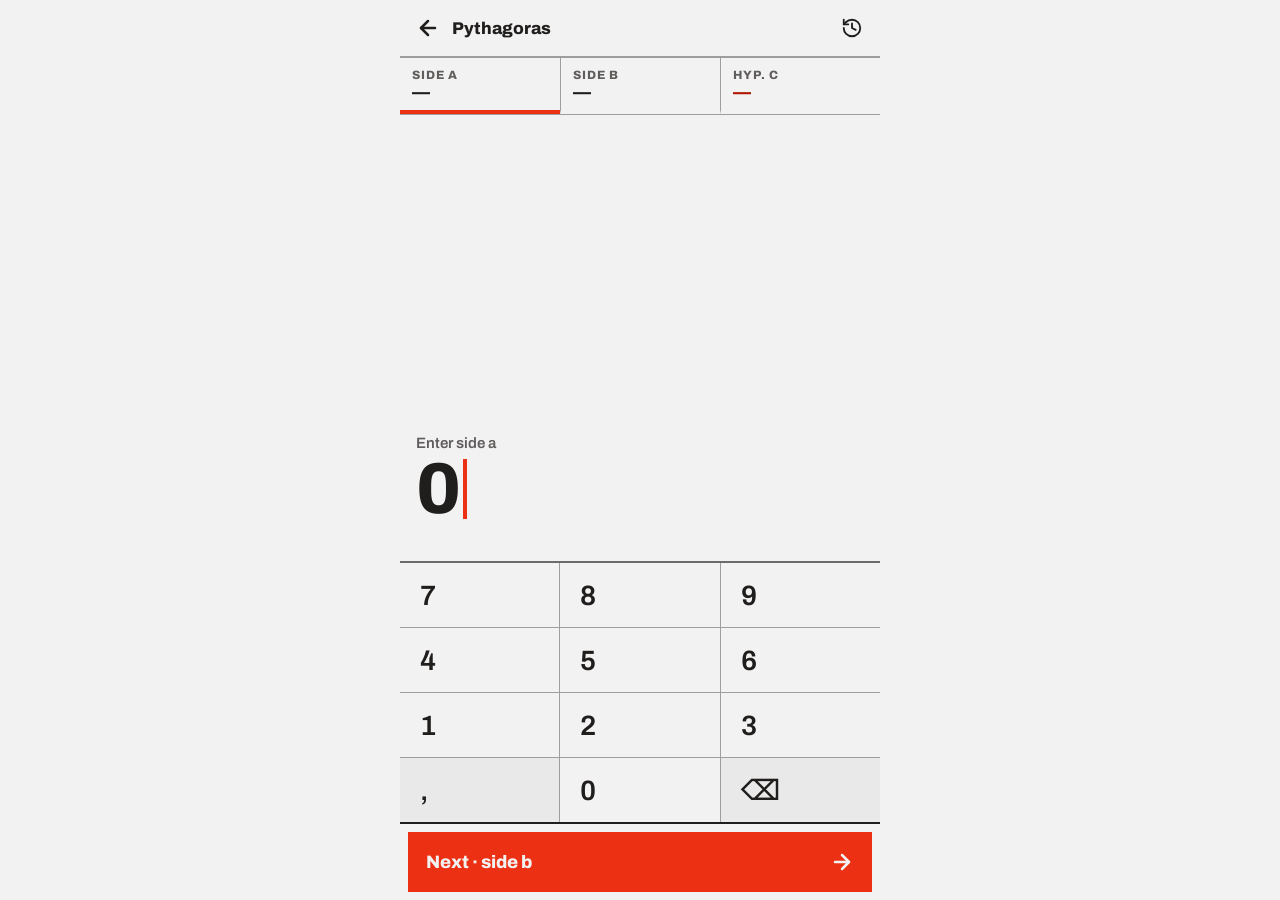
<file: pitagoras.html>
<!DOCTYPE html>
<html lang="en">
<head>
<meta charset="UTF-8">
<meta name="viewport" content="width=device-width, initial-scale=1.0, maximum-scale=1.0, user-scalable=no, viewport-fit=cover">
<meta name="theme-color" content="#f3f2f2">
<meta name="apple-mobile-web-app-capable" content="yes">
<meta name="mobile-web-app-capable" content="yes">
<meta name="apple-mobile-web-app-status-bar-style" content="black-translucent">
<meta name="apple-mobile-web-app-title" content="DreamTeam">
<title>DreamTeam - Pythagorean Calculator</title>
<link rel="preconnect" href="https://fonts.googleapis.com">
<link rel="stylesheet" href="https://fonts.googleapis.com/css2?family=Archivo:wght@400;600;800&display=swap">
<style>
  :root {
    color-scheme: light;
    --bg: #f3f2f2; --surface: #eae9e9; --ink: #201e1d; --accent: #ec3013;
    --divider: color-mix(in srgb, #201e1d 40%, transparent);
    --n300: #d7d3d3; --n700: #605d5d; --a100: #fff2ef; --a700: #ae1800;
    --font: "Archivo", system-ui, -apple-system, sans-serif;
  }
  * { box-sizing: border-box; -webkit-tap-highlight-color: transparent; touch-action: manipulation; }
  html, body { margin: 0; height: 100%; overflow: hidden; background: var(--bg); color: var(--ink); font-family: var(--font); -webkit-text-size-adjust: 100%; }
  button { font: inherit; color: inherit; background: none; border: 0; padding: 0; margin: 0; cursor: pointer; text-align: left; }
  :focus { outline: none; }
  :focus-visible { outline: 2px solid var(--accent); outline-offset: 2px; }
  svg.i { width: 24px; height: 24px; flex: none; fill: none; stroke: currentColor; stroke-width: 2.5; stroke-linecap: round; stroke-linejoin: round; }

  .tpv { position: relative; max-width: 480px; margin: 0 auto; height: 100vh; height: 100dvh; display: flex; flex-direction: column; }
  .head { display: flex; align-items: center; border-bottom: 2px solid var(--divider); padding: 4px; padding-top: calc(4px + env(safe-area-inset-top)); }
  .head .h { flex: 1; font-weight: 800; font-size: 17px; }
  .icon-btn { width: 48px; height: 48px; display: flex; align-items: center; justify-content: center; color: var(--ink); text-decoration: none; }
  .icon-btn:active { background: var(--surface); }

  .steps { display: grid; grid-template-columns: repeat(3, minmax(0, 1fr)); border-bottom: 1px solid var(--divider); }
  .step { padding: 10px 12px 8px; border-bottom: 4px solid transparent; min-width: 0; }
  .step + .step { border-left: 1px solid var(--divider); }
  .step.active { border-bottom-color: var(--accent); }
  .step .l { font-size: 12px; font-weight: 800; letter-spacing: .08em; text-transform: uppercase; color: var(--n700); }
  .step .v { font-weight: 800; font-size: 18px; font-variant-numeric: tabular-nums; white-space: nowrap; overflow: hidden; text-overflow: ellipsis; }
  .step .v.c { color: var(--a700); }

  .screen { flex: 1; min-height: 0; overflow: hidden; display: flex; flex-direction: column; justify-content: flex-end; padding: 12px 16px; }
  .label { font-size: 15px; font-weight: 600; color: var(--n700); }
  .value-row { display: flex; align-items: flex-end; gap: 4px; margin-top: 4px; min-width: 0; }
  .value { font-weight: 800; font-size: clamp(40px, 11vh, 72px); line-height: .95; letter-spacing: -0.03em; font-variant-numeric: tabular-nums; word-break: break-all; }
  .value.result { color: var(--accent); }
  .cursor { flex: none; width: 4px; height: clamp(32px, 9vh, 60px); background: var(--accent); margin-bottom: 4px; animation: blink 1s steps(2) infinite; }
  @keyframes blink { 50% { opacity: 0; } }
  .formula { font-size: 14px; color: var(--n700); margin-top: 10px; }
  .error { min-height: 20px; margin-top: 6px; font-size: 14px; font-weight: 600; color: var(--a700); }

  .keypad { display: grid; grid-template-columns: repeat(3, minmax(0, 1fr)); gap: 1px; background: var(--divider); border-top: 2px solid var(--divider); flex-shrink: 0; }
  .keypad button { height: clamp(48px, 8vh, 64px); padding: 0 20px; display: flex; align-items: center; background: var(--bg); font-weight: 600; font-size: 28px; user-select: none; }
  .keypad button.fn { background: var(--surface); }
  .keypad button:active { background: var(--n300); }

  .action-wrap { padding: 8px 8px calc(8px + env(safe-area-inset-bottom)); border-top: 2px solid var(--ink); flex-shrink: 0; }
  .action-btn { width: 100%; height: 60px; padding: 0 18px; display: flex; align-items: center; background: var(--accent); color: var(--bg); font-weight: 800; font-size: 18px; }
  .action-btn:active { background: var(--a700); }
  .action-btn svg.i { margin-left: auto; }

  .history-overlay { position: absolute; inset: 0; background: var(--bg); display: none; flex-direction: column; z-index: 10; }
  .history-overlay.open { display: flex; }
  .history-clear { height: 48px; padding: 0 12px; font-size: 14px; font-weight: 800; color: var(--a700); }
  .history-clear:active { background: var(--a100); }
  .history-list { flex: 1; overflow-y: auto; -webkit-overflow-scrolling: touch; padding-bottom: env(safe-area-inset-bottom); }
  .history-item { padding: 14px 16px; border-bottom: 1px solid var(--divider); }
  .hi-result { font-weight: 800; font-size: 26px; line-height: 1.1; font-variant-numeric: tabular-nums; }
  .hi-inputs { font-size: 13px; color: var(--n700); margin-top: 4px; }
  .history-empty { padding: 24px 16px; font-size: 15px; color: var(--n700); }
</style>
</head>
<body>
  <div class="tpv">
    <div class="head">
      <a href="index.html" class="icon-btn" aria-label="Back to tasks"><svg class="i" viewBox="0 0 24 24"><path d="m12 19-7-7 7-7"/><path d="M19 12H5"/></svg></a>
      <div class="h">Pythagoras</div>
      <button class="icon-btn" id="historyOpenBtn" aria-label="History"><svg class="i" viewBox="0 0 24 24" style="stroke-width:2;width:22px;height:22px"><path d="M3 12a9 9 0 1 0 9-9 9.75 9.75 0 0 0-6.74 2.74L3 8"/><path d="M3 3v5h5"/><path d="M12 7v5l4 2"/></svg></button>
    </div>

    <div class="steps">
      <div class="step" id="step1"><div class="l">Side a</div><div class="v" id="stepVal1">—</div></div>
      <div class="step" id="step2"><div class="l">Side b</div><div class="v" id="stepVal2">—</div></div>
      <div class="step" id="step3"><div class="l">Hyp. c</div><div class="v c" id="stepVal3">—</div></div>
    </div>

    <div class="screen">
      <div id="entryBlock">
        <div class="label" id="entryLabel">Enter side a</div>
        <div class="value-row"><span class="value" id="entryValue">0</span><span class="cursor"></span></div>
      </div>
      <div id="resultBlock" style="display:none;">
        <div class="label">Hypotenuse c</div>
        <div class="value result" id="sumC">0</div>
        <div class="formula">a² + b² = c²</div>
      </div>
      <div class="error" id="errorMsg"></div>
    </div>

    <div class="keypad" id="entryPad">
      <button data-key="7">7</button>
      <button data-key="8">8</button>
      <button data-key="9">9</button>
      <button data-key="4">4</button>
      <button data-key="5">5</button>
      <button data-key="6">6</button>
      <button data-key="1">1</button>
      <button data-key="2">2</button>
      <button data-key="3">3</button>
      <button class="fn" data-key=".">,</button>
      <button data-key="0">0</button>
      <button class="fn" data-key="back" aria-label="Delete">⌫</button>
    </div>

    <div class="action-wrap">
      <button class="action-btn" id="actionBtn"><span id="actionLabel">Next · side b</span><svg class="i" viewBox="0 0 24 24"><path d="M5 12h14"/><path d="m12 5 7 7-7 7"/></svg></button>
    </div>

    <div class="history-overlay" id="historyOverlay">
      <div class="head">
        <button class="icon-btn" id="historyCloseBtn" aria-label="Back"><svg class="i" viewBox="0 0 24 24"><path d="m12 19-7-7 7-7"/><path d="M19 12H5"/></svg></button>
        <div class="h">History</div>
        <button class="history-clear" id="historyClearBtn">Clear</button>
      </div>
      <div class="history-list" id="historyList"></div>
    </div>
  </div>

<script>
  const state = { step: 1, a: '', b: '' };
  const HISTORY_KEY = 'dreamteam_pitagoras_history';

  const entryBlock = document.getElementById('entryBlock');
  const resultBlock = document.getElementById('resultBlock');
  const entryPad = document.getElementById('entryPad');
  const entryLabel = document.getElementById('entryLabel');
  const entryValue = document.getElementById('entryValue');
  const errorMsg = document.getElementById('errorMsg');
  const actionBtn = document.getElementById('actionBtn');
  const actionLabel = document.getElementById('actionLabel');
  const stepEls = [1, 2, 3].map(n => document.getElementById('step' + n));
  const stepVals = [1, 2, 3].map(n => document.getElementById('stepVal' + n));

  function currentBuffer() { return state.step === 1 ? state.a : state.b; }
  function setBuffer(v) { if (state.step === 1) state.a = v; else state.b = v; }

  function loadHistory() {
    try { return JSON.parse(localStorage.getItem(HISTORY_KEY)) || []; }
    catch (e) { return []; }
  }
  function saveHistoryEntry(a, b, c) {
    const list = loadHistory();
    list.unshift({ a, b, c, ts: Date.now() });
    localStorage.setItem(HISTORY_KEY, JSON.stringify(list.slice(0, 50)));
  }
  function renderHistory() {
    const list = loadHistory();
    const container = document.getElementById('historyList');
    document.getElementById('historyClearBtn').style.visibility = list.length ? 'visible' : 'hidden';
    if (list.length === 0) {
      container.innerHTML = '<div class="history-empty">No calculations yet.</div>';
      return;
    }
    container.innerHTML = list.map(item => {
      const date = new Date(item.ts);
      const when = date.toLocaleDateString() + ' ' + date.toLocaleTimeString([], { hour: '2-digit', minute: '2-digit' });
      return `<div class="history-item">
        <div class="hi-result">c = ${Number(item.c).toFixed(4)}</div>
        <div class="hi-inputs">a = ${item.a} · b = ${item.b} · ${when}</div>
      </div>`;
    }).join('');
  }

  function render() {
    stepEls.forEach((el, i) => el.classList.toggle('active', i + 1 === state.step));
    stepVals[0].textContent = state.a || '—';
    stepVals[1].textContent = state.b || '—';

    if (state.step <= 2) {
      entryBlock.style.display = '';
      resultBlock.style.display = 'none';
      entryPad.style.display = '';
      entryLabel.textContent = state.step === 1 ? 'Enter side a' : 'Enter side b';
      const buf = currentBuffer();
      entryValue.textContent = buf === '' ? '0' : buf;
      stepVals[2].textContent = '—';
      actionLabel.textContent = state.step === 1 ? 'Next · side b' : 'Calculate c';
    } else {
      entryBlock.style.display = 'none';
      resultBlock.style.display = '';
      entryPad.style.display = 'none';
      const a = parseFloat(state.a), b = parseFloat(state.b);
      const c = Math.sqrt(a * a + b * b).toFixed(4);
      document.getElementById('sumC').textContent = c;
      stepVals[2].textContent = c;
      actionLabel.textContent = 'New calculation';
    }
  }

  function handleKey(key) {
    if (state.step > 2) return;
    let buf = currentBuffer();
    errorMsg.textContent = '';
    if (key === 'back') { setBuffer(buf.slice(0, -1)); render(); return; }
    if (key === '.') {
      if (buf.includes('.')) return;
      setBuffer((buf === '' ? '0' : buf) + '.');
      render();
      return;
    }
    if (buf.length >= 10) return;
    setBuffer(buf === '0' ? key : buf + key);
    render();
  }

  function handleAction() {
    if (state.step > 2) {
      state.step = 1; state.a = ''; state.b = '';
      errorMsg.textContent = '';
      render();
      return;
    }
    const buf = currentBuffer();
    const n = parseFloat(buf);
    if (buf === '' || isNaN(n) || n <= 0) {
      errorMsg.textContent = 'Enter a number greater than 0';
      return;
    }
    if (state.step === 2) {
      const a = parseFloat(state.a), b = parseFloat(state.b);
      saveHistoryEntry(a, b, Math.sqrt(a * a + b * b));
    }
    errorMsg.textContent = '';
    state.step += 1;
    render();
  }

  entryPad.addEventListener('click', (e) => {
    const btn = e.target.closest('button');
    if (btn) handleKey(btn.dataset.key);
  });
  actionBtn.addEventListener('click', handleAction);

  document.addEventListener('keydown', (e) => {
    if (historyOverlay.classList.contains('open')) return;
    if (state.step <= 2) {
      if (/^[0-9]$/.test(e.key)) handleKey(e.key);
      else if (e.key === '.' || e.key === ',') handleKey('.');
      else if (e.key === 'Backspace') handleKey('back');
      else if (e.key === 'Enter') handleAction();
    } else if (e.key === 'Enter') {
      handleAction();
    }
  });

  const historyOverlay = document.getElementById('historyOverlay');
  document.getElementById('historyOpenBtn').addEventListener('click', () => { renderHistory(); historyOverlay.classList.add('open'); });
  document.getElementById('historyCloseBtn').addEventListener('click', () => historyOverlay.classList.remove('open'));
  document.getElementById('historyClearBtn').addEventListener('click', () => { localStorage.removeItem(HISTORY_KEY); renderHistory(); });

  render();
</script>
</body>
</html>
</file>
